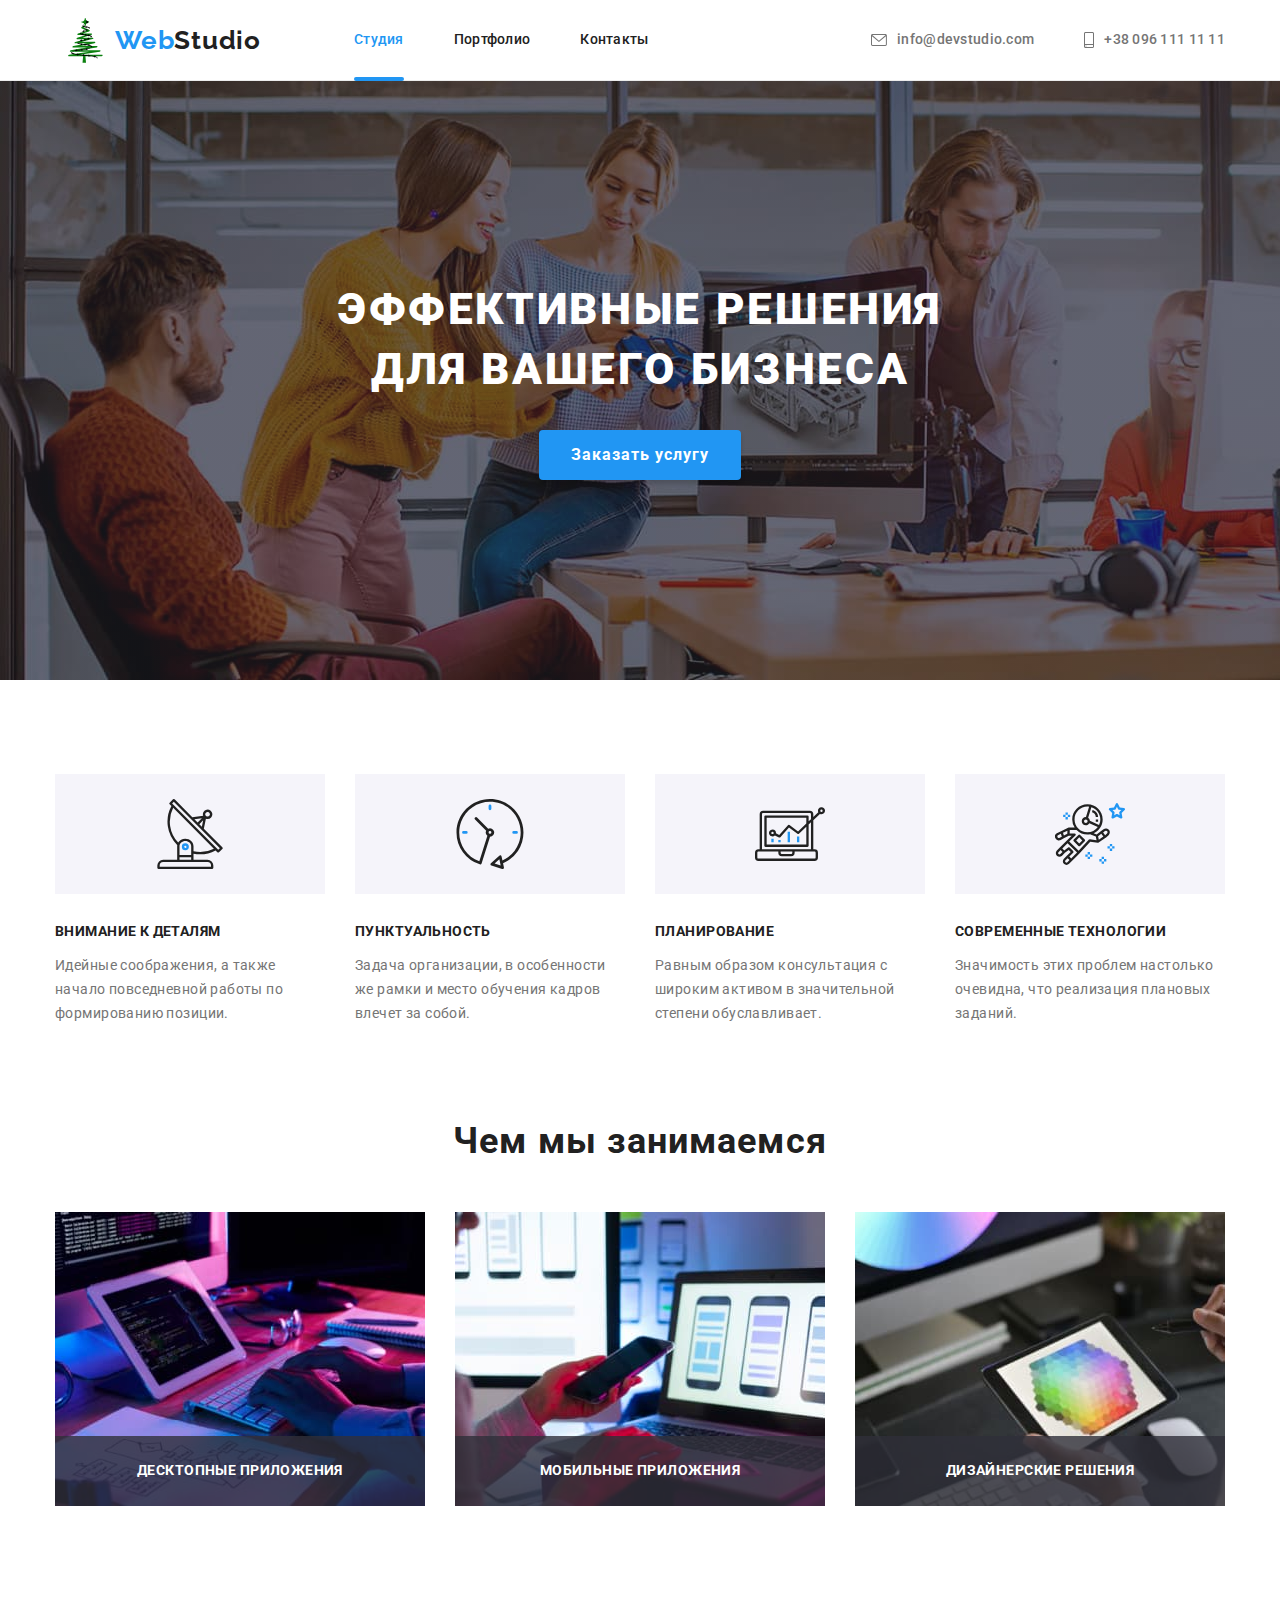
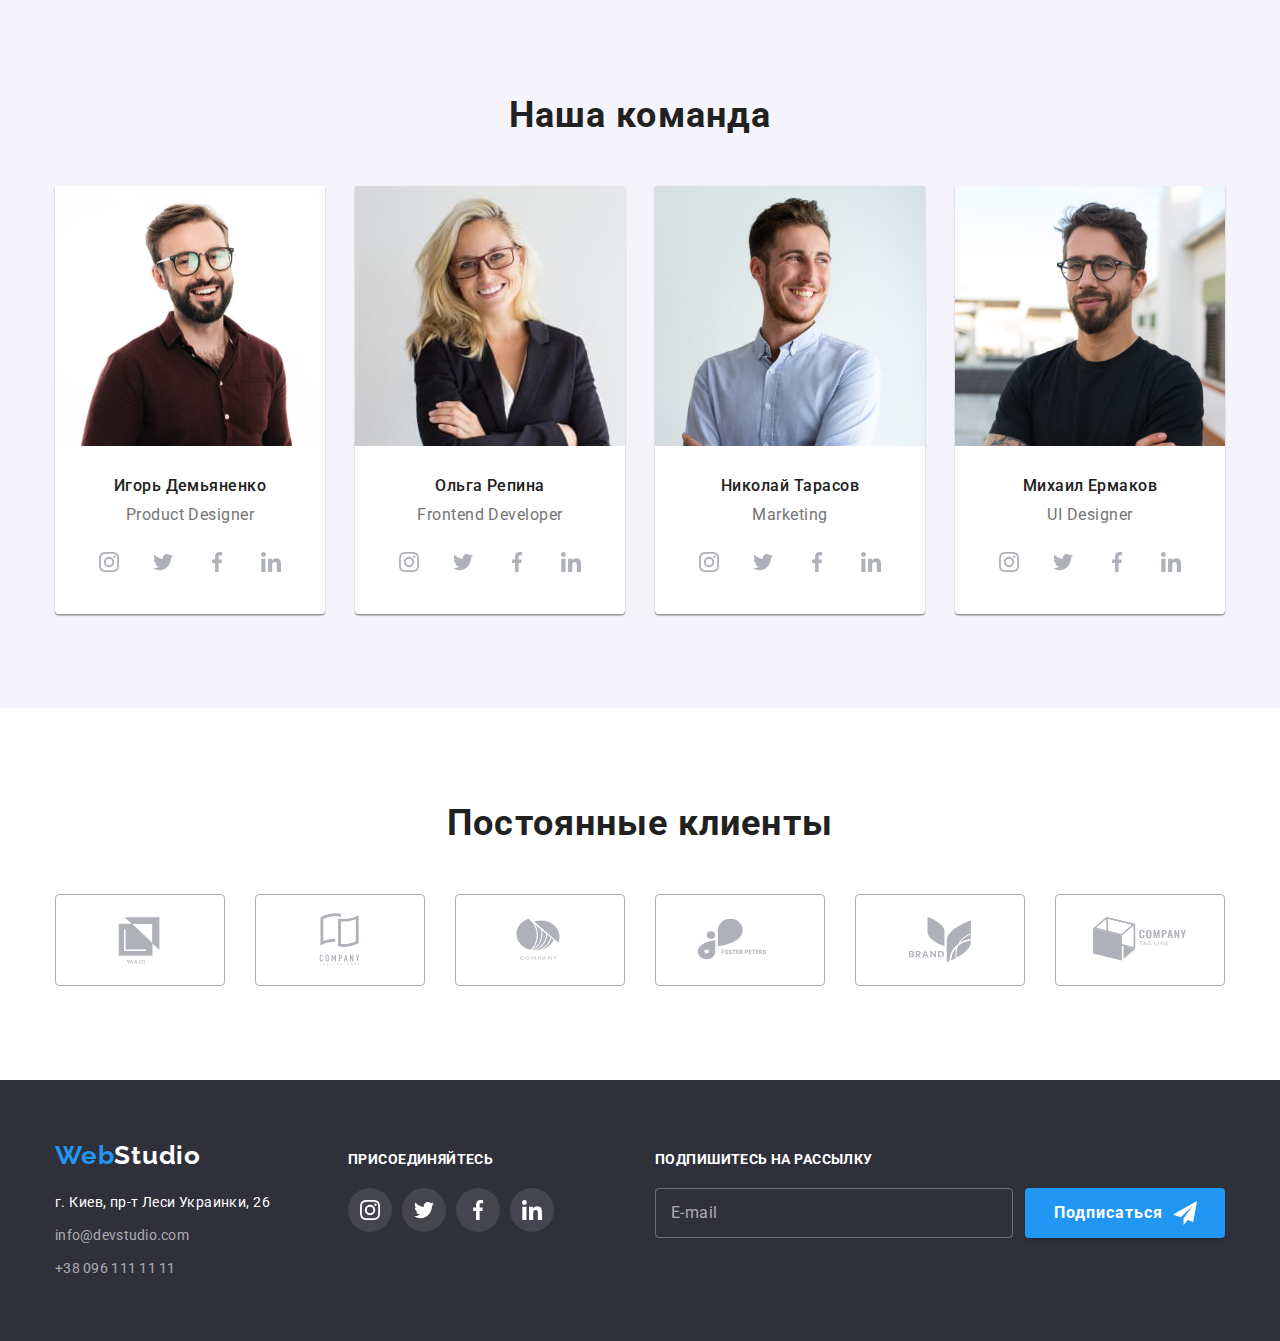
<file: index.html>
<!DOCTYPE html>
<html lang="ru">
<head>
    <meta charset="UTF-8">
    <meta http-equiv="X-UA-Compatible" content="IE=edge">
    <meta name="viewport" content="width=device-width, initial-scale=1.0">
    <title>Студия</title>
    <link rel="preconnect" href="https://fonts.googleapis.com">
    <link rel="preconnect" href="https://fonts.gstatic.com" crossorigin>
    <link href="https://fonts.googleapis.com/css2?family=Raleway:wght@700&family=Roboto:wght@400;500;700;900&display=swap"
        rel="stylesheet">
    <link rel="stylesheet" href="https://cdnjs.cloudflare.com/ajax/libs/modern-normalize/1.1.0/modern-normalize.min.css">
    <link rel="stylesheet" href="./css/style.css">
</head>
<body>
 <header class="header-section">
     <div class="container header">
     <nav class="nav-flex">
          <div class="icon-box">
         <svg width="50px" height="50px" class="icon-decoration">
             <use href="./images/icons.svg#icon-xmas-tree"></use></svg>
         <svg width="50px" height="50px" class="icon-lights">
             <use href="./images/icons.svg#icon-lights"></use>
         </svg>
        </div> 
     <a href="./index.html" class="logo"><span class="accent">Web</span>Studio</a>
     <ul class="site-nav">
         <li class="item"><a href="./index.html" class="link current">Студия</a></li>
         <li class="item"><a href="./portfolio.html" class="link">Портфолио</a></li>
         <li class="item"><a href="" class="link">Контакты</a></li>
     </ul>
     </nav>
     <ul class="contacts">
         <li class="item">
             <a href="mailto:info@devstudio.com" class="contacts-link"> 
                 <svg class="icon-mail" width="16px" height="12px" ><use href="./images/icons.svg#icon-envelope-logo"></use></svg>
                info@devstudio.com</a></li>
         <li class="item"><a href="tel:+380961111111" class="contacts-link">
            <svg class="icon-phone-number" width="10px" height="16px">
                <use href="./images/icons.svg#icon-smartphone-logo"></use>
            </svg>
            +38 096 111 11 11</a></li>
     </ul>
    </div>
 </header>
 <main>
     <section class="hero-section">
         <div class="container hero-content">
         <h1 class="hero-title">Эффективные решения <br>для вашего бизнеса</h1>
         <button type="button" class="hero-btn" data-modal-open >Заказать услугу</button>
        </div>
     </section>
     <section class="section">
         <ul class="features container">
             <li class="item">
                 <div class="features-icons-wrapper"><svg class="features-icon">
                    <use href="./images/icons.svg#antenna"></use>
                </svg></div>
              <h3 class="features-title">Внимание к деталям</h3>
              <p class="features-description">Идейные соображения, а также начало повседневной работы по формированию позиции.</p>
             </li>
             <li class="item">
                 <div class="features-icons-wrapper">
                <svg class="features-icon">
                    <use href="./images/icons.svg#clock"></use>
                </svg>
                </div>
              <h3 class="features-title">Пунктуальность</h3>
              <p class="features-description">Задача организации, в особенности же рамки и место обучения кадров влечет за собой.</p>
             </li>
             <li class="item">
                 <div class="features-icons-wrapper">
                    <svg class="features-icon">
                        <use href="./images/icons.svg#diagram"></use>
                    </svg>
                 </div>
              <h3 class="features-title">Планирование</h3>
              <p class="features-description">Равным образом консультация с широким активом в значительной степени обуславливает.</p>
             </li>
             <li class="item">
                 <div class="features-icons-wrapper">
                    <svg class="features-icon">
                        <use href="./images/icons.svg#astronaut"></use>
                    </svg>
                 </div>
              <h3 class="features-title">Современные технологии</h3>
              <p class="features-description">Значимость этих проблем настолько очевидна, что реализация плановых заданий.</p>
             </li>      
         </ul>
     </section>
     <section class="projects-section">
         <div class="container">
         <h2 class="projects-section-title">Чем мы занимаемся</h2>
         <ul class="projects-list">
             <li class="item">
               <img src="./images/img.jpg" alt="Ноутбук" width="370"> 
               <p class="projects-list-decription">Десктопные приложения</p>
             </li>
            <li class="item">
                <img src="./images/img2.jpg" alt="Смартфон" width="370">
                <p class="projects-list-decription">Мобильные приложения</p>
            </li>
            <li class="item">
                <img src="./images/img3.jpg" alt="Планшет" width="370">
                <p class="projects-list-decription">Дизайнерские решения</p>
            </li>
         </ul>
        </div>
     </section>
     <section class="section team">
         <div class="container">
         <h2 class="team-section-title">Наша команда</h2>
         <ul class="team-members">
             <li class="item">
                <img src="./images/img4.jpg" alt="Фотография Игоря Демьяненко" width="270"> 
                <div class="team-members-content">
                <h3 class="team-members-title">Игорь Демьяненко</h3>
                <p class="team-members-position">Product Designer</p>
                
                <ul class="socials">
                    <li class="point">
                     <a href="" class="link" aria-label="Instagram">
                      <svg class="socials-icon" width="20px" height="20px">
                          <use href="./images/icons.svg#instagram"></use>
                      </svg>
                      </a>
                    </li>
                    <li class="point">
                        <a href="" class="link" aria-label="Twitter">
                            <svg class="socials-icon" width="20px" height="20px">
                                <use href="./images/icons.svg#twitter"></use>
                            </svg>
                        </a>
                    </li>
                    <li class="point">
                        <a href="" class="link" aria-label="Facebook">
                            <svg class="socials-icon" width="20px" height="20px">
                                <use href="./images/icons.svg#facebook"></use>
                            </svg>
                        </a>
                    </li>
                    <li class="point">
                        <a href="" class="link" aria-label="Linkedin">
                            <svg class="socials-icon" width="20px" height="20px">
                                <use href="./images/icons.svg#linkedin"></use>
                            </svg>
                        </a>
                    </li>
                </ul>
                </div>
             </li>
            <li class="item">
                <img src="./images/img5.jpg" alt="Фотография Ольги Репиной" width="270">
                <div class="team-members-content">
                <h3 class="team-members-title">Ольга Репина</h3>
                <p class="team-members-position">Frontend Developer</p>
                <ul class="socials">
                    <li class="point">
                        <a href="" class="link" aria-label="Instagram">
                            <svg class="socials-icon" width="20px" height="20px">
                                <use href="./images/icons.svg#instagram"></use>
                            </svg>
                        </a>
                    </li>
                    <li class="point">
                        <a href="" class="link" aria-label="Twitter">
                            <svg class="socials-icon" width="20px" height="20px">
                                <use href="./images/icons.svg#twitter"></use>
                            </svg>
                        </a>
                    </li>
                    <li class="point">
                        <a href="" class="link" aria-label="Facebook">
                            <svg class="socials-icon" width="20px" height="20px">
                                <use href="./images/icons.svg#facebook"></use>
                            </svg>
                        </a>
                    </li>
                    <li class="point">
                        <a href="" class="link" aria-label="Linkedin">
                            <svg class="socials-icon" width="20px" height="20px">
                                <use href="./images/icons.svg#linkedin"></use>
                            </svg>
                        </a>
                    </li>
                </ul>
                </div>
            </li>
            <li class="item">
                <img src="./images/img6.jpg" alt="Фотография Николая Тарасова" width="270">
                <div class="team-members-content">
                <h3 class="team-members-title">Николай Тарасов</h3>
                <p class="team-members-position">Marketing</p>
                <ul class="socials">
                    <li class="point">
                        <a href="" class="link" aria-label="Instagram">
                            <svg class="socials-icon" width="20px" height="20px">
                                <use href="./images/icons.svg#instagram"></use>
                            </svg>
                        </a>
                    </li>
                    <li class="point">
                        <a href="" class="link" aria-label="Twitter">
                            <svg class="socials-icon" width="20px" height="20px">
                                <use href="./images/icons.svg#twitter"></use>
                            </svg>
                        </a>
                    </li>
                    <li class="point">
                        <a href="" class="link" aria-label="Facebook">
                            <svg class="socials-icon" width="20px" height="20px">
                                <use href="./images/icons.svg#facebook"></use>
                            </svg>
                        </a>
                    </li>
                    <li class="point">
                        <a href="" class="link" aria-label="Linkedin">
                            <svg class="socials-icon" width="20px" height="20px">
                                <use href="./images/icons.svg#linkedin"></use>
                            </svg>
                        </a>
                    </li>
                </ul>
                </div>
            </li>
            <li class="item">
                <img src="./images/img7.jpg" alt="Фотография Михаила Ермакова" width="270">
                <div class="team-members-content">
                <h3 class="team-members-title">Михаил Ермаков</h3>
                <p class="team-members-position">UI Designer</p>
                <ul class="socials">
                    <li class="point">
                        <a href="" class="link" aria-label="Instagram">
                            <svg class="socials-icon" width="20px" height="20px">
                                <use href="./images/icons.svg#instagram"></use>
                            </svg>
                        </a>
                    </li>
                    <li class="point">
                        <a href="" class="link" aria-label="Twitter">
                            <svg class="socials-icon" width="20px" height="20px">
                                <use href="./images/icons.svg#twitter"></use>
                            </svg>
                        </a>
                    </li>
                    <li class="point">
                        <a href="" class="link" aria-label="Facebook">
                            <svg class="socials-icon" width="20px" height="20px">
                                <use href="./images/icons.svg#facebook"></use>
                            </svg>
                        </a>
                    </li>
                    <li class="point">
                        <a href="" class="link" aria-label="Linkedin">
                            <svg class="socials-icon" width="20px" height="20px">
                                <use href="./images/icons.svg#linkedin"></use>
                            </svg>
                        </a>
                    </li>
                </ul>
                </div>
            </li>
         </ul>
        </div>
     </section>
     <section class="section">
         <div class="container">
        <h2 class="clients-section-title">Постоянные клиенты</h2>
            <ul class="clients-list">
                <li class="item"><a href="" class="link">
                    <svg class="clients-icon"><use href="./images/icons.svg#logo1"></use></svg>
                </a></li>
                <li class="item"><a href="" class="link">
                    <svg class="clients-icon"><use href="./images/icons.svg#logo2"></use></svg>
                </a></li>
                <li class="item"><a href="" class="link">
                    <svg class="clients-icon"><use href="./images/icons.svg#logo3"></use></svg>
                </a></li>
                <li class="item"><a href="" class="link">
                    <svg class="clients-icon"><use href="./images/icons.svg#logo4"></use></svg>
                </a></li>
                <li class="item"><a href="" class="link">
                    <svg class="clients-icon"><use href="./images/icons.svg#logo5"></use></svg>
                </a></li>
                <li class="item"><a href="" class="link">
                    <svg class="clients-icon"><use href="./images/icons.svg#logo6"></use></svg>
                </a></li>
            </ul>
        </div>
     </section>
 </main>

<footer class="footer-data">
    <div class="container footer-flex">
     <div class="footer-contacts-wrapper">
    <a href="./index.html" class="logo footer"><span class="accent footer">Web</span>Studio</a>
    <address>
        г. Киев, пр-т Леси Украинки, 26
    </address>
    <ul class="footer-contacts">
        <li><a href="mailto:info@devstudio.com" class="footer-contacts-point">info@devstudio.com</a></li>
        <li><a href="tel:+380961111111" class="footer-contacts-point">+38 096 111 11 11</a></li>
    </ul>
     </div>

    <div class="footer-socials-wrapper">
    <h2 class="footer-socials-title">присоединяйтесь</h2>
    <ul class="footer-socials">
        <li class="item"><a href="" class="link">
            <svg class="footer-socials-icon" width="20px" height="20px"><use href="./images/icons.svg#instagram"></use></svg>
        </a></li>
        <li class="item"><a href="" class="link">
            <svg class="footer-socials-icon" width="20px" height="20px"><use href="./images/icons.svg#twitter"></use></svg>
        </a></li>
        <li class="item"><a href="" class="link">
                <svg class="footer-socials-icon" width="20px" height="20px">
                    <use href="./images/icons.svg#facebook"></use>
                </svg>
            </a></li>
        <li class="item"><a href="" class="link">
            <svg class="footer-socials-icon" width="20px" height="20px"><use href="./images/icons.svg#linkedin"></use></svg>
        </a></li>
    </ul>
    </div>
    <div class="form-subscription-box">
       <b class="form-subscription-title">Подпишитесь на рассылку</b>
       <form class="form-subscription">
        <label class="form-subscription-label"><input type="email" class="form-subscription-email" name="subscription-email" placeholder="E-mail"></label>
        <button type="submit" class="form-subscription-btn">Подписаться</button>
        <svg width="24px" height="24px" class="subscription-btn-icon">
            <use href="./images/icons.svg#icon-send"></use>
        </svg>
       </form>
    </div>
    </div>
</footer>
<!-- Разметка модального окна -->
<div class="backdrop is-hidden" data-modal>
    <div class="modal">
    <button class="btn-modal-close" data-modal-close>
        <svg width="18px" height="18px">
            <use href="./images/icons.svg#icon-close-modal"></use>
        </svg>
    </button>
    <b class="modal-title">Оставьте свои данные, мы вам перезвоним</b>
    <form class="form-box">
       <div class="form-field-wrapper">
            <label class="form-input-field" for="username">Имя</label>
        <input class="form-input" id="username" name="username" type="text">
        <svg class="form-icon" width="18px" height="18px">
            <use href="./images/icons.svg#icon-person-black"></use>
        </svg>
        </div>

        <div class="form-field-wrapper">
        <label class="form-input-field" for="phone">Телефон</label>
        <input class="form-input" id="phone" name="phone" type="tel">
        <svg class="form-icon" width="18px" height="18px">
            <use href="./images/icons.svg#icon-phone-black"></use>
        </svg>
        </div>

        <div class="form-field-wrapper">
        <label class="form-input-field" for="email">Почта</label>
        <input class="form-input" id="email" name="email" type="email">
        <svg class="form-icon" width="18px" height="18px">
            <use href="./images/icons.svg#icon-email-black"></use>
        </svg>
        </div>

        <div class="form-comment-wrapper">
        <label class="form-input-field" for="comment">Комментарий</label>
        <textarea class="form-comment" id="comment" placeholder="Введите текст" name="comment"></textarea>
        </div>

        <div class="form-checkbox-wrapper">
          <label class="form-checkbox-text" for="confirmation-checkbox">Соглашаюсь с рассылкой и принимаю <a href=""
          class="terms-link">Условия договора</a></label>
        <input type="checkbox" class="confirmation-checkbox" id="confirmation-checkbox" name="confirmation-checkbox">
        
        <svg class="form-check-mark" width="16px" height="15px">
            <use href="./images/icons.svg#icon-check"></use>
        </svg>
        <svg width="16px" height="15px" class="check-mark-wrapper">
            <use href="./images/icons.svg#icon-vector"></use>
        </svg>
        </div>
        
        <button type="submit" class="modal-confirmation-btn">Отправить</button>
    </form>
    </div>
</div>
<script src="./js/modal.js"></script>
</body>
</html>
</file>
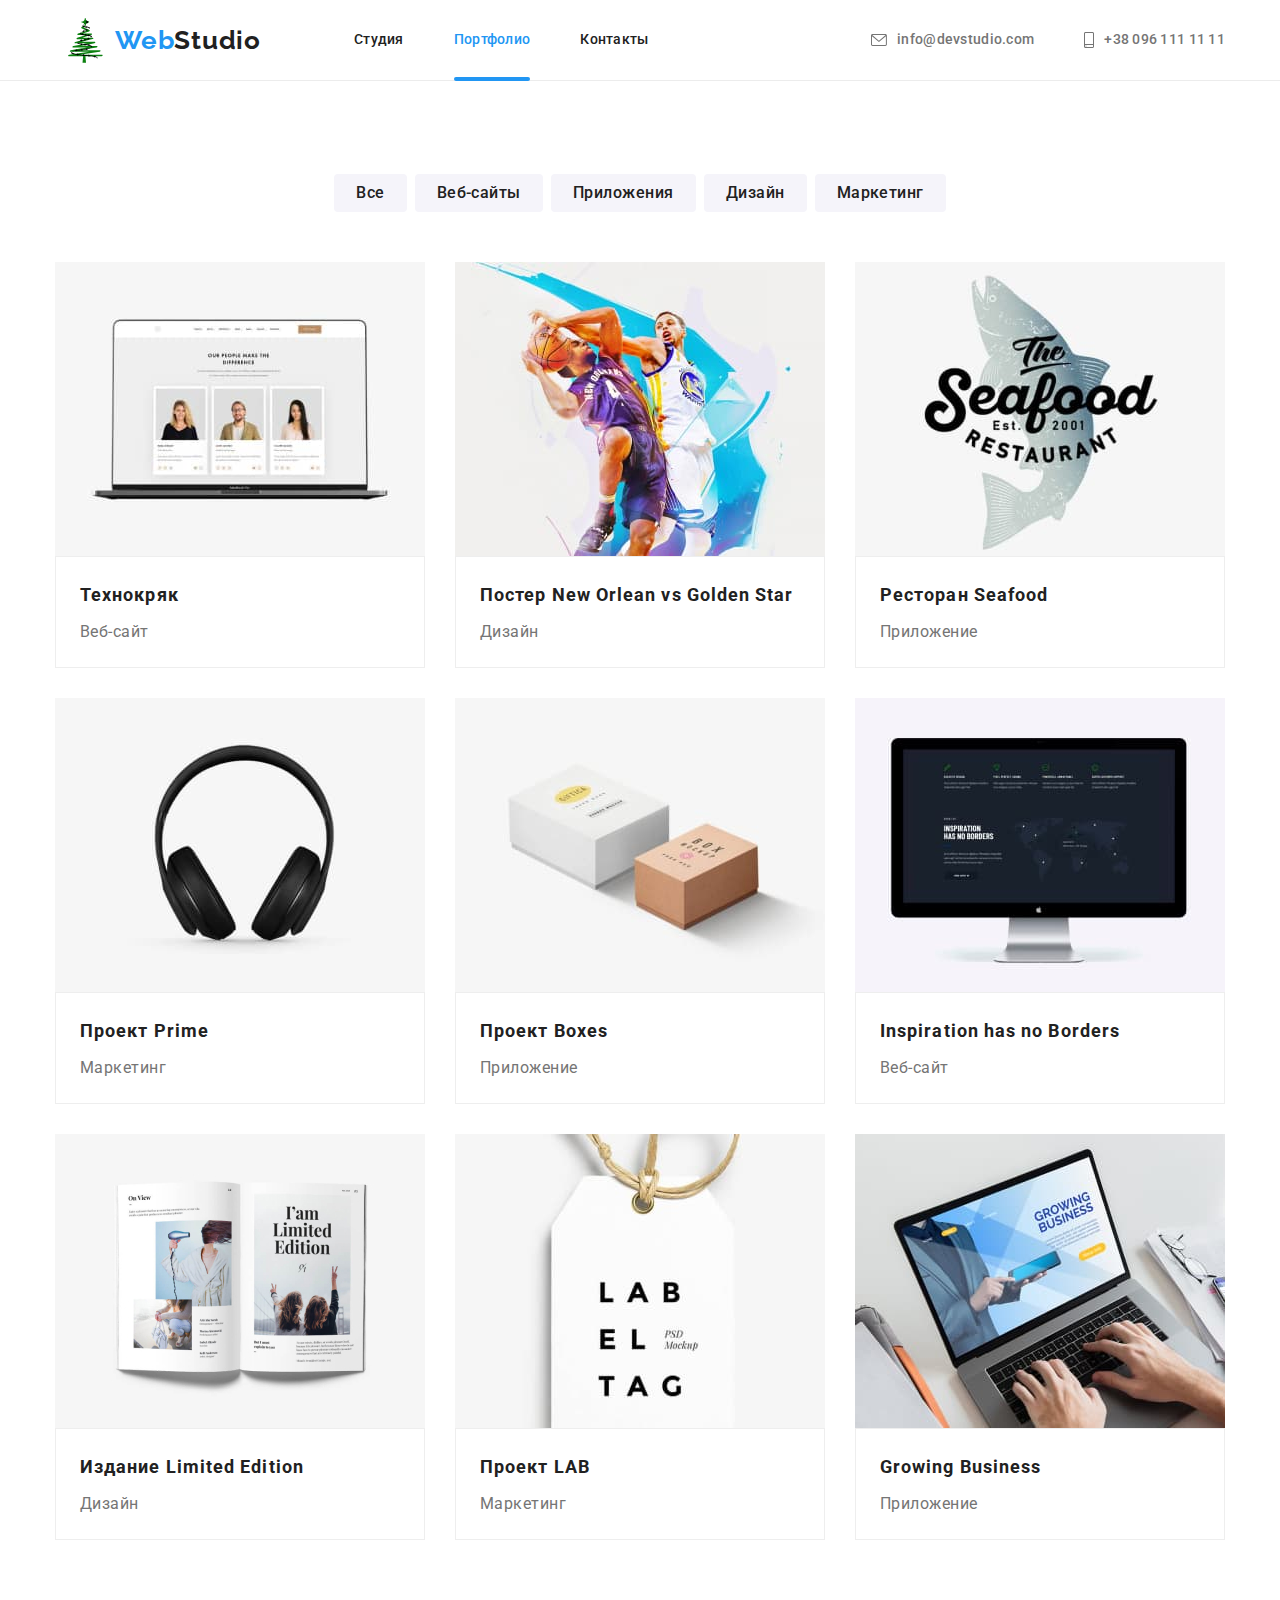
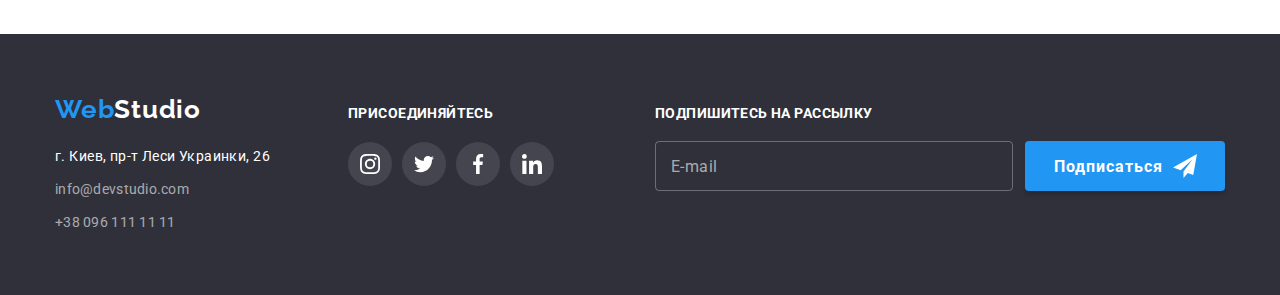
<file: portfolio.html>
<!DOCTYPE html>
<html lang="ru">
 <head>
    <meta charset="UTF-8">
    <meta http-equiv="X-UA-Compatible" content="IE=edge">
    <meta name="viewport" content="width=device-width, initial-scale=1.0">
    <title>Портфолио</title>
    <link rel="preconnect" href="https://fonts.googleapis.com">
    <link rel="preconnect" href="https://fonts.gstatic.com" crossorigin>
    <link href="https://fonts.googleapis.com/css2?family=Raleway:wght@700&family=Roboto:wght@400;500;700;900&display=swap"
        rel="stylesheet">
    <link rel="stylesheet" href="https://cdnjs.cloudflare.com/ajax/libs/modern-normalize/1.1.0/modern-normalize.min.css">
    <link rel="stylesheet" href="./css/style.css">
 </head>
 <body>
<header class="header-section">
    <div class="container header">
        <nav class="nav-flex">
            <div class="icon-box">
                <svg width="50px" height="50px" class="icon-decoration">
                    <use href="./images/icons.svg#icon-xmas-tree"></use>
                </svg>
                <svg width="50px" height="50px" class="icon-lights">
                    <use href="./images/icons.svg#icon-lights"></use>
                </svg>
            </div> 
            <a href="./index.html" class="logo"><span class="accent">Web</span>Studio</a>
            <ul class="site-nav">
                <li class="item"><a href="./index.html" class="link ">Студия</a></li>
                <li class="item"><a href="./portfolio.html" class="link current">Портфолио</a></li>
                <li class="item"><a href="" class="link">Контакты</a></li>
            </ul>
        </nav>
        <ul class="contacts">
            <li class="item">
                <a href="mailto:info@devstudio.com" class="contacts-link">
                    <svg class="icon-mail" width="16px" height="12px">
                        <use href="./images/icons.svg#icon-envelope-logo"></use>
                    </svg>
                    info@devstudio.com</a>
            </li>
            <li class="item"><a href="tel:+380961111111" class="contacts-link">
                    <svg class="icon-phone-number" width="10px" height="16px">
                        <use href="./images/icons.svg#icon-smartphone-logo"></use>
                    </svg>
                    +38 096 111 11 11</a></li>
        </ul>
    </div>
</header>
    <main>
     <section class="portfolio-section">
      <div class="container">
        <h1 class="portfolio-title" hidden>Портфолио</h1>
            <ul class="filter-list">
                <li class="item"><button type="button" class="btn">Все</button></li>
                <li class="item"><button type="button" class="btn">Веб-сайты</button></li>
                <li class="item"><button type="button" class="btn">Приложения</button></li>
                <li class="item"><button type="button" class="btn">Дизайн</button></li>
                <li class="item"><button type="button" class="btn">Маркетинг</button></li>
            </ul>   
                <ul class="portfolio-list">
                <li class="item">
                    <a href="" class="portfolio-list-link">
                        <div class="portfolio-thumb"><img src="./images/portfolio1.jpg" alt="Вид сайта технокряк" class="img" >
                        <div class="card-text-overlay"><p class="card-text">Технокряк это современная площадка распространения коронавируса. Компании используют эту платформу
                        для цифрового
                        шпионажа.
                         </p></div></div>
                        <div class="portfolio-list-content">
                        <h2 class="portfolio-list-title">Технокряк</h2>
                        <p class="portfolio-list-type">Веб-сайт</p>
                        </div>
                    </a>
                </li>
                <li class="item">
                    <a href="" class="portfolio-list-link">
                        <div class="portfolio-thumb"><img src="./images/portfolio2.jpg" alt="Два игрока в баскетбол" class="img" >
                        <div class="card-text-overlay"><p class="card-text">Технокряк это современная площадка распространения коронавируса. Компании используют эту платформу
                            для цифрового
                            шпионажа и атак на защищённые сервера конкурентов.</p></div></div>
                        <div class="portfolio-list-content">
                        <h2 class="portfolio-list-title">Постер New Orlean vs Golden Star</h2   >
                        <p class="portfolio-list-type">Дизайн</p>
                        </div>
                    </a>
                </li>
                <li class="item">
                    <a href="" class="portfolio-list-link">
                        <div class="portfolio-thumb"><img src="./images/portfolio3.jpg" alt="Эмблема ресторана" class="img">
                        <div class="card-text-overlay"><p class="card-text">Технокряк это современная площадка распространения коронавируса. Компании используют эту платформу
                            для цифрового
                            шпионажа и атак на защищённые сервера конкурентов.</p></div></div>
                        <div class="portfolio-list-content">
                        <h2 class="portfolio-list-title">Ресторан Seafood</h2   >
                        <p class="portfolio-list-type">Приложение</p>
                        </div>
                    </a>
                </li>
                <li class="item">
                    <a href="" class="portfolio-list-link">
                        <div class="portfolio-thumb"><img src="./images/portfolio4.jpg" alt="Фотография наушников" class="img">
                        <div class="card-text-overlay"><p class="card-text">Технокряк это современная площадка распространения коронавируса. Компании используют эту платформу
                            для цифрового
                            шпионажа и атак на защищённые сервера конкурентов.</p></div></div>
                        <div class="portfolio-list-content">
                        <h2 class="portfolio-list-title">Проект Prime</h2   >
                        <p class="portfolio-list-type">Маркетинг</p>
                        </div>
                    </a>
                </li>
                <li class="item">
                    <a href="" class="portfolio-list-link">
                        <div class="portfolio-thumb"><img src="./images/portfolio5.jpg" alt="Две коробочки" class="img" >
                        <div class="card-text-overlay"><p class="card-text">Технокряк это современная площадка распространения коронавируса. Компании используют эту платформу
                            для цифрового
                            шпионажа и атак на защищённые сервера конкурентов.</p></div></div>
                        <div class="portfolio-list-content">
                        <h2 class="portfolio-list-title">Проект Boxes</h2>
                        <p class="portfolio-list-type">Приложение</p>
                        </div>
                    </a>
                </li>
                <li class="item">
                    <a href="" class="portfolio-list-link">
                        <div class="portfolio-thumb"><img src="./images/portfolio6.jpg" alt="Фотография веб-сайта" class="img">
                        <div class="card-text-overlay"><p class="card-text">Технокряк это современная площадка распространения коронавируса. Компании используют эту платформу
                            для цифрового
                            шпионажа и атак на защищённые сервера конкурентов.</p></div></div>
                        <div class="portfolio-list-content">
                        <h2 class="portfolio-list-title">Inspiration has no Borders</h2>
                        <p class="portfolio-list-type">Веб-сайт</p>
                        </div>
                    </a>
                </li>
                <li class="item">
                    <a href="" class="portfolio-list-link">
                        <div class="portfolio-thumb"><img src="./images/portfoilo7.jpg" alt="Раскрытая книга" class="img">
                        <div class="card-text-overlay"><p class="card-text">Технокряк это современная площадка распространения коронавируса. Компании используют эту платформу
                        для цифрового
                        шпионажа и атак на защищённые сервера конкурентов.</p></div></div>
                        <div class="portfolio-list-content">
                        <h2 class="portfolio-list-title">Издание Limited Edition</h2>
                        <p class="portfolio-list-type">Дизайн</p>
                        </div>
                    </a>
                </li>
                <li class="item">
                    <a href="" class="portfolio-list-link">
                        <div class="portfolio-thumb"><img src="./images/portfolio8.jpg" alt="Эмблема проекта" class="img">
                        <div class="card-text-overlay"><p class="card-text">Технокряк это современная площадка распространения коронавируса. Компании используют эту платформу
                            для цифрового
                            шпионажа и атак на защищённые сервера конкурентов.</p></div></div>
                        <div class="portfolio-list-content">
                        <h2 class="portfolio-list-title">Проект LAB</h2>
                        <p class="portfolio-list-type">Маркетинг</p>
                        </div>
                    </a>
                </li>
                <li class="item">
                    <a href="" class="portfolio-list-link">
                        <div class="portfolio-thumb"><img src="./images/portfolio9.jpg" alt="Изображение ноутбука" class="img">
                        <div class="card-text-overlay"><p class="card-text">Технокряк это современная площадка распространения коронавируса. Компании используют эту платформу
                            для цифрового
                            шпионажа и атак на защищённые сервера конкурентов.</p></div>
                            </div>
                        <div class="portfolio-list-content">
                        <h2 class="portfolio-list-title">Growing Business</h2>
                        <p class="portfolio-list-type">Приложение</p>
                        </div>
                    </a>
                </li>
                </ul>
      </div>
     </section>
    </main>
    <footer class="footer-data">
        <div class="container footer-flex">
            <div class="footer-contacts-wrapper">
                <a href="./index.html" class="logo footer"><span class="accent footer">Web</span>Studio</a>
                <address>
                    г. Киев, пр-т Леси Украинки, 26
                </address>
                <ul class="footer-contacts">
                    <li><a href="mailto:info@devstudio.com" class="footer-contacts-point">info@devstudio.com</a></li>
                    <li><a href="tel:+380961111111" class="footer-contacts-point">+38 096 111 11 11</a></li>
                </ul>
            </div>
    
            <div class="footer-socials-wrapper">
                <h2 class="footer-socials-title">присоединяйтесь</h2>
                <ul class="footer-socials">
                    <li class="item"><a href="" class="link">
                            <svg class="footer-socials-icon" width="20px" height="20px">
                                <use href="./images/icons.svg#instagram"></use>
                            </svg>
                        </a></li>
                    <li class="item"><a href="" class="link">
                            <svg class="footer-socials-icon" width="20px" height="20px">
                                <use href="./images/icons.svg#twitter"></use>
                            </svg>
                        </a></li>
                    <li class="item"><a href="" class="link">
                            <svg class="footer-socials-icon" width="20px" height="20px">
                                <use href="./images/icons.svg#facebook"></use>
                            </svg>
                        </a></li>
                    <li class="item"><a href="" class="link">
                            <svg class="footer-socials-icon" width="20px" height="20px">
                                <use href="./images/icons.svg#linkedin"></use>
                            </svg>
                        </a></li>
                </ul>
            </div>
            <div class="form-subscription-box">
                <b class="form-subscription-title">Подпишитесь на рассылку</b>
                <form class="form-subscription">
                    <label class="form-subscription-label"><input type="email" class="form-subscription-email"
                            name="subscription-email" placeholder="E-mail"></label>
                    <button type="submit" class="form-subscription-btn">Подписаться</button>
                    <svg width="24px" height="24px" class="subscription-btn-icon">
                        <use href="./images/icons.svg#icon-send"></use>
                    </svg>
                </form>
            </div>
        </div>
    </footer>
    <script src="./js/modal.js"></script>
 </body>
</html>
</file>
<file: css/style.css>
/*цвет заголовков rgba(33, 33, 33, 1)*/
/*цвет текста основного контента rgba(117, 117, 117, 1)*/
/*акцент rgba(33, 150, 243, 1)*/
/*белый rgba(255, 255, 255, 1)*/
/*цвет фона в футере rgba(47, 48, 58, 1)*/

:root {
  --primary-text-color: rgba(117, 117, 117, 1);
  --title-text-color: rgba(33, 33, 33, 1);
  --accent-color: rgba(33, 150, 243, 1);
  --white: rgba(255, 255, 255, 1);
  --background-color: rgba(245, 244, 250, 1);
  --footer-bg-color: rgba(47, 48, 58, 1);
  --hover-btn-color: rgba(24, 140, 232, 1);
  --portfolio-card-margin: 30px;
  --fotter-contacts-color: rgba(255, 255, 255, 0.6);
  --hero-background-shadow: rgba(47, 48, 58, 0, 4);
  --icons-primary-color: rgba(175, 177, 184, 1);
  --transition-cubic: cubic-bezier(0.4, 0, 0.2, 1);
}
body {
  font-family: "Roboto", sans-serif;
  color: var(--primary-text-color);
  padding-top: 80px;
}
li {
  list-style: none;
}

ul {
  padding: 0;
}
h1,
h2,
h3 {
  margin-top: 0;
}
p {
  margin-bottom: 0;
}
img {
  display: block;
}
/* ПАДДИНГИ В СЕКЦИЯХ */
.section {
  padding: 94px 0;
}
main > .projects-section {
  padding: 0 0 94px 0;
}
/* Контейнер */
.container {
  width: 1200px;
  margin: 0 auto;
  padding-left: 15px;
  padding-right: 15px;
}
/*Лого*/
a > .accent {
  color: var(--accent-color);
}
.logo {
  margin-right: 93px;

  color: var(--title-text-color);
  font-family: "Raleway", sans-serif;
  font-weight: 700;
  font-size: 26px;
  line-height: 1.19;
  letter-spacing: 0.03em;
  text-decoration: none;
}
/*Навигация + контакты*/
.site-nav {
  display: flex;
  margin-bottom: 0;
  margin-top: 0;
}
.contacts {
  display: flex;
  margin-left: auto;
  margin-bottom: 0;
  margin-top: 0;
}
.nav-flex {
  display: flex;
  align-items: center;
}
.header {
  display: flex;
  align-items: center;
}
.site-nav .item:not(:last-child),
.contacts .item:not(:last-child) {
  margin-right: 50px;
}
.site-nav .item {
  position: relative;
}
.site-nav .link {
  padding: 32px 0;
  display: block;

  color: var(--title-text-color);
  font-weight: 500;
  font-size: 14px;
  line-height: 1.14;
  letter-spacing: 0.02em;
  text-decoration: none;
  list-style: none;
  transition: color 250ms var(--transition-cubic);
}
.contacts-link {
  display: flex;
  align-items: center;
  padding: 32px 0;

  color: inherit;
  font-weight: 500;
  font-size: 14px;
  line-height: 1.14;
  letter-spacing: 0.02em;
  text-decoration: none;
  list-style: none;

  transition: color 250ms var(--transition-cubic);
}
.icon-mail,
.icon-phone-number {
  margin-right: 10px;
  fill: currentColor;
}
.site-nav .link.current,
.site-nav .link:hover,
.site-nav .link:focus,
.contacts-link:hover,
.contacts-link:focus,
.footer-contacts-point:hover,
.footer-contacts-point:focus {
  color: var(--accent-color);
}
.header-section {
  position: fixed;
  top: 0;
  left: 0;
  right: 0;
  z-index: 3;

  margin-left: auto;
  margin-right: auto;

  background-color: var(--white);
  border-bottom-width: 1px;
  border-bottom-style: solid;
  border-bottom-color: rgba(236, 236, 236, 1);
}
.current::after {
  content: "";

  position: absolute;
  bottom: -1px;

  display: block;
  width: 100%;
  height: 4px;

  background-color: var(--accent-color);
  border-radius: 2px;
}
.icon-box {
  position: relative;
  width: 60px;
  height: 60px;
}
.icon-decoration {
  position: absolute;
  top: 50%;
  left: 50%;
  transform: translate(-50%, -50%);
  fill: rgb(12, 129, 16);
}
.icon-lights {
  position: absolute;
  top: 50%;
  left: 50%;
  transform: translate(-50%, -50%) scale(0.9);

  animation-name: fillChg;
  animation-duration: 1500ms;
  animation-iteration-count: infinite;
  animation-direction: alternate;
  animation-timing-function: linear;
}

/*Герой*/
.hero-content {
  text-align: center;
}
.hero-title {
  margin-top: 0;
  margin-bottom: 30px;

  color: var(--white);
  font-weight: 900;
  font-size: 44px;
  line-height: 1.36;
  text-align: center;
  letter-spacing: 0.06em;
  text-transform: uppercase;
}
.hero-btn {
  padding: 10px 32px;
  display: inline-block;

  background-color: var(--accent-color);
  box-shadow: 0px 4px 4px rgba(0, 0, 0, 0.15);
  border-radius: 4px;
  border: 0;

  color: var(--white);
  font-weight: 700;
  font-size: 16px;
  line-height: 1.88;
  letter-spacing: 0.06em;
  text-align: center;

  cursor: pointer;
  transition: background-color 250ms var(--transition-cubic);
}
.hero-btn:hover,
.hero-btn:focus {
  background-color: var(--hover-btn-color);
}
.hero-section {
  max-width: 1600px;
  height: 600px;
  margin-left: auto;
  margin-right: auto;
  padding-top: 200px;
  padding-bottom: 200px;

  background-color: var(--footer-bg-color);
  background-image: linear-gradient(
      rgba(47, 48, 58, 0.4) 100%,
      rgba(47, 48, 58, 1)
    ),
    url(../images/background.jpg);
}
/*Особенности*/
.features-icons-wrapper {
  width: 270px;
  height: 120px;
  margin-bottom: 30px;

  display: flex;
  justify-content: center;
  align-items: center;

  background-color: var(--background-color);
}
.features-icon {
  max-width: 70px;
  max-height: 70px;
}
.features.container {
  display: flex;
}
.features.container > .item {
  flex-basis: calc(100% / 4 - 30px);
  flex-grow: 1;
}
.features.container > .item:not(:last-child) {
  margin-right: 30px;
}
.features-title {
  color: var(--title-text-color);
  font-weight: 700;
  font-size: 14px;
  line-height: 1.14;
  letter-spacing: 0.03em;
  text-transform: uppercase;
}
.features-description {
  font-size: 14px;
  line-height: 1.71;
  letter-spacing: 0.03em;
}
/* Заголовки секций */
.projects-section-title,
.team-section-title,
.clients-section-title {
  margin-bottom: 50px;

  color: var(--title-text-color);
  font-weight: 700;
  font-size: 36px;
  line-height: 1.17;
  text-align: center;
  letter-spacing: 0.03em;
}
/*Чем мы занимаемся*/
.projects-list {
  display: flex;
  justify-content: space-between;
  margin: 0;
}
.projects-list .item {
  position: relative;
}
.projects-list-decription {
  position: absolute;
  bottom: 0;

  width: 370px;
  height: 70px;
  display: flex;
  align-items: center;
  justify-content: center;

  margin: 0;

  background-color: rgba(47, 48, 58, 0.8);

  font-weight: 700;
  font-size: 14px;
  line-height: 1.14;
  letter-spacing: 0.03em;
  text-transform: uppercase;

  color: var(--white);
}
/* Наша команда */
.team-members {
  display: flex;
  justify-content: space-between;
  margin: 0;
}
.team-members > .item {
  background: var(--white);
  box-shadow: 0px 1px 3px rgba(0, 0, 0, 0.12), 0px 1px 1px rgba(0, 0, 0, 0.14),
    0px 2px 1px rgba(0, 0, 0, 0.2);
  border-radius: 0px 0px 4px 4px;

  text-align: center;
}
.team-members-content {
  padding-top: 30px;
  padding-bottom: 30px;
}
.team-members-title {
  margin-bottom: 10px;

  font-weight: 500;
  font-size: 16px;
  line-height: 1.19;
  letter-spacing: 0.03em;
  color: var(--title-text-color);
}
.team-members-position {
  margin-top: 0px;
  margin-bottom: 16px;
  font-size: 16px;
  line-height: 1.19;
  letter-spacing: 0.03em;
}
.team.section {
  background-color: var(--background-color);
}
/* Наша команда + футер - иконки соцсетей */
.footer-socials,
.socials {
  margin-left: auto;
  margin-right: auto;

  display: flex;
  justify-content: center;
}
.footer-socials > .item:not(:last-child),
.socials > .point:not(:last-child) {
  margin-right: 10px;
}
.footer-socials .link,
.socials .link {
  padding: 12px;

  display: flex;
  align-items: center;

  border-radius: 50%;

  transition: background-color 250ms var(--transition-cubic);
}
.socials-icon {
  fill: var(--icons-primary-color);
  transition: fill 250ms var(--transition-cubic);
}
.socials .link:hover .socials-icon,
.socials .link:focus .socials-icon {
  fill: var(--white);
}
.footer-socials .link:hover,
.socials .link:hover,
.footer-socials .link:focus,
.socials .link:focus {
  background-color: var(--accent-color);
}
/* Секция наши клиенты */
.clients-list {
  margin: 0;
  padding: 0;

  display: flex;
  justify-content: space-between;
}
.clients-icon {
  max-width: 106px;
  max-height: 60px;

  fill: var(--icons-primary-color);
  transition: fill var(--transition-cubic) 250ms;
}
.clients-list .link:hover .clients-icon,
.clients-list .link:focus .clients-icon {
  fill: var(--accent-color);
}
.clients-list .item {
  width: 170px;
  height: 92px;
}
.clients-list .link {
  display: flex;
  width: inherit;
  height: inherit;

  justify-content: center;
  align-items: center;
  border: 1px solid var(--icons-primary-color);
  border-radius: 4px;

  transition: border var(--transition-cubic) 250ms;
}
.clients-list .link:hover,
.clients-list .link:focus {
  border: 1px solid var(--accent-color);
}

/* Фильтры в Портфолио */
.portfolio-section {
  padding-top: 94px;
  padding-bottom: 94px;
}
.portfolio-title {
  margin: 0px;
}
.filter-list {
  display: flex;
  justify-content: center;

  margin: 0;
  margin-bottom: 50px;
}
.filter-list .btn {
  padding: 6px 22px;
  background-color: var(--background-color);
  border-radius: 4px;
  border: 0;

  color: var(--title-text-color);
  font-family: "Roboto", sans-serif;
  font-weight: 500;
  font-size: 16px;
  line-height: 1.62;
  letter-spacing: 0.03em;

  cursor: pointer;
  transition: background-color 250ms var(--transition-cubic),
    color 250ms var(--transition-cubic),
    box-shadow 250ms var(--transition-cubic);
}
.filter-list > .item:not(:last-child) {
  margin-right: 8px;
}
.filter-list .btn:hover,
.filter-list .btn:focus {
  background-color: var(--accent-color);
  color: var(--white);
  box-shadow: 0px 3px 1px rgba(0, 0, 0, 0.1), 0px 1px 2px rgba(0, 0, 0, 0.08),
    0px 2px 2px rgba(0, 0, 0, 0.12);
}
/* Портфолио работы */
.portfolio-list {
  display: flex;
  flex-wrap: wrap;

  margin-left: calc(-1 * var(--portfolio-card-margin));
  margin-top: calc(-1 * var(--portfolio-card-margin));
  margin-bottom: 0;
}
.portfolio-list > .item {
  flex-basis: calc(100% / 3 - var(--portfolio-card-margin));
  margin-top: var(--portfolio-card-margin);
  margin-left: var(--portfolio-card-margin);
}
.portfolio-list-link {
  text-decoration: none;
  transition: box-shadow var(--transition-cubic) 250ms;
}
.portfolio-list-link:hover,
.portfolio-list-link:focus {
  display: block;
  width: 100%;
  height: 100%;
  box-shadow: 1px 4px 6px rgba(0, 0, 0, 0.16), 0 4px 4px rgba(0, 0, 0, 0.06),
    0 1px 1px rgba(0, 0, 0, 0.12);
}
.img {
  max-width: 100%;
}
.portfolio-list-title {
  margin-bottom: 4px;
  color: var(--title-text-color);
  font-weight: 700;
  font-size: 18px;
  line-height: 2;
  letter-spacing: 0.06em;
}
.portfolio-list-type {
  margin-top: 0;

  color: var(--primary-text-color);
  font-size: 16px;
  line-height: 1.88;
  letter-spacing: 0.03em;
}
.portfolio-list-content {
  padding: 20px 24px;
  border: 1px solid rgba(238, 238, 238, 1);
}
.portfolio-thumb {
  position: relative;
  overflow: hidden;
}
.card-text-overlay {
  position: absolute;
  bottom: 0;

  transform: translateY(101%);

  width: 100%;
  height: 100%;
  background-color: rgba(33, 150, 243, 0.9);

  transition: transform var(--transition-cubic) 250ms;
}
.portfolio-list-link:hover .card-text-overlay,
.portfolio-list-link:focus .card-text-overlay {
  position: absolute;

  transform: translateY(0);
  top: 0;
  z-index: 1;
}
.card-text {
  position: absolute;
  top: 0;

  padding: 63px 24px;

  margin: 0;
  width: 100%;
  height: 100%;

  font-size: 18px;
  line-height: 1.56;
  letter-spacing: 0.03em;
  color: var(--white);
}

/* ФУТЕР */
.logo.footer {
  color: var(--white);
  margin-right: 0px;
}
.accent.footer {
  color: var(--accent-color);
}
footer {
  background-color: var(--footer-bg-color);
}
address {
  margin-top: 20px;

  color: var(--white);
  font-style: normal;
  font-size: 14px;
  line-height: 1.71;
  letter-spacing: 0.03em;
}
.footer-contacts {
  margin: 0;
}
.footer-contacts-point {
  display: block;
  margin-top: 9px;

  font-weight: 400;
  font-size: 14px;
  line-height: 1.71;
  letter-spacing: 0.02em;
  text-decoration: none;
  list-style: none;
  color: var(--fotter-contacts-color);

  transition: color 250ms var(--transition-cubic);
}
.footer-data {
  padding-top: 60px;
  padding-bottom: 60px;
}
/* Иконки соц сетей в футере */
.footer-socials-title {
  margin-bottom: 20px;

  font-weight: 700;
  font-size: 14px;
  line-height: 1.14;
  letter-spacing: 0.03em;
  text-transform: uppercase;
  color: var(--white);
}

.footer-socials {
  margin: 0;
}
.footer-socials-icon {
  fill: var(--white);
}
.footer-socials .link {
  background-color: rgba(255, 255, 255, 0.1);
}
.footer-flex {
  display: flex;
  align-items: baseline;
  justify-content: space-between;
}
.footer-contacts-wrapper {
  margin-right: 70px;
}
.form-subscription-box {
  margin-left: 93px;
}
.form-subscription {
  position: relative;
  display: flex;
}
.form-subscription-title {
  display: block;
  margin-bottom: 20px;

  font-weight: 700;
  font-size: 14px;
  line-height: 1.1;
  letter-spacing: 0.03em;
  text-transform: uppercase;
  color: var(--white);
}
.form-subscription-label {
  display: block;
  width: 358px;
  height: 50px;
  margin-right: 12px;
}
.form-subscription-email {
  display: block;
  width: inherit;
  height: inherit;
  padding: 15px;

  border: 1px solid rgba(255, 255, 255, 0.3);
  border-radius: 4px;
  background-color: transparent;
}
.form-subscription-email::placeholder {
  font-size: 16px;
  line-height: 1.25;
  letter-spacing: 0.03em;
  color: rgba(255, 255, 255, 0.6);
}
.form-subscription-btn {
  display: block;
  width: 200px;
  height: 50px;
  padding: 10px 29px;

  background: var(--accent-color);
  box-shadow: 0px 4px 4px rgba(0, 0, 0, 0.15);
  border-radius: 4px;
  border: 0;

  font-weight: 700;
  font-size: 16px;
  line-height: 1.87;
  letter-spacing: 0.06em;
  color: var(--white);
  text-align: left;
  cursor: pointer;
}
.subscription-btn-icon {
  position: absolute;
  right: 28px;
  top: 13px;
}
/* Оформление модального окна */
.backdrop {
  position: fixed;
  top: 0;
  left: 0;

  width: 100%;
  height: 100%;
  z-index: 4;

  background-color: rgba(0, 0, 0, 0.2);

  transition: opacity 250ms var(--transition-cubic);
}
.backdrop.is-hidden {
  opacity: 0;
  pointer-events: none;
}
.modal {
  position: absolute;
  top: 50%;
  left: 50%;
  z-index: 5;

  transform: translate(-50%, -50%) scale(1);

  width: 528px;
  height: 581px;
  padding: 40px;

  background-color: var(--white);
  border-radius: 4px;
  box-shadow: 0px 1px 3px rgba(0, 0, 0, 0.12), 0px 1px 1px rgba(0, 0, 0, 0.14),
    0px 2px 1px rgba(0, 0, 0, 0.2);
  border-radius: 4px;

  transition: transform 250ms var(--transition-cubic);
}
.backdrop.is-hidden .modal {
  transform: scale(3);
}
.modal-title {
  display: block;
  margin-bottom: 12px;

  font-size: 20px;
  line-height: 1.1;
  text-align: center;
  letter-spacing: 0.03em;
  color: rgb(33, 33, 33);
}
.form-input-field,
.form-input {
  width: 100%;
}
.form-input-field {
  display: block;

  font-size: 12px;
  line-height: 1.1;
  letter-spacing: 0.01em;
  margin-bottom: 4px;
}
.form-input {
  display: block;
  padding: 12px 12px 12px 42px;
  height: 40px;
  border-radius: 4px;
  border: 1px solid rgba(33, 33, 33, 0.2);

  transition: border 250ms var(--transition-cubic);
}
.form-comment {
  display: block;
  width: 100%;
  min-height: 120px;
  padding: 12px 16px;
  resize: none;

  border-radius: 4px;
  border: 1px solid rgba(63, 32, 32, 0.2);

  transition: border 250ms var(--transition-cubic);
}
.form-comment::placeholder {
  font-size: 14px;
  line-height: 1.1;
  letter-spacing: 0.01em;
  color: rgba(117, 117, 117, 0.5);
}
.form-field-wrapper,
.form-comment-wrapper {
  position: relative;
  padding: 0;
  border-width: 0;
}
.form-field-wrapper {
  margin: 0 0 10px 0;
}
.form-comment-wrapper {
  margin: 0 0 20px 0;
}
.form-checkbox-wrapper {
  position: relative;

  display: flex;
  flex-direction: row-reverse;
  justify-content: center;
  align-items: center;

  margin: 0 0 30px 0;
}
.form-check-mark {
  position: absolute;
  top: -70%;
  left: 10px;
  opacity: 0;
}
.form-checkbox-text {
  margin-left: 8px;

  font-size: 14px;
  line-height: 1.71;
  letter-spacing: 0.03em;
  color: var(--primary-text-color);
}
.terms-link {
  color: var(--accent-color);
}
.confirmation-checkbox {
  position: absolute;
  top: 4px;
  left: 12px;

  width: 16px;
  height: 15px;
  -webkit-appearance: none;
  -moz-appearance: none;
  appearance: none;
}
.confirmation-checkbox:checked ~ .form-check-mark {
  fill: var(--white);
  top: 4px;
  left: 12px;
  background-color: var(--accent-color);
  opacity: 1;
}
.form-icon {
  position: absolute;
  top: 38px;
  left: 12px;
  transform: translateY(-50%);

  transition: fill 250ms var(--transition-cubic);
}
.form-field-wrapper:focus-within .form-icon {
  fill: var(--accent-color);
}
.form-field-wrapper:focus-within .form-input,
.form-comment-wrapper:focus-within .form-comment {
  border: 1px solid var(--accent-color);
  outline: none;
}
.modal-confirmation-btn {
  width: 200px;
  height: 50px;
  display: block;
  margin-left: auto;
  margin-right: auto;

  font-weight: 700;
  font-size: 16px;
  line-height: 1.87;
  letter-spacing: 0.06em;
  color: var(--white);
  background-color: var(--accent-color);

  box-shadow: 0px 4px 4px rgba(0, 0, 0, 0.15);
  border-radius: 4px;
  cursor: pointer;
  border-width: 0;

  transition: background-color 250ms var(--transition-cubic);
}
.modal-confirmation-btn:hover,
.modal-confirmation-btn:focus {
  background-color: var(--hover-btn-color);
}
.btn-modal-close {
  position: absolute;
  right: 8px;
  top: 8px;

  display: flex;
  align-items: center;
  justify-content: center;

  width: 30px;
  height: 30px;
  padding: 0;

  border: 1px solid rgba(0, 0, 0, 0.1);
  background-color: var(--white);
  border-radius: 50%;
  cursor: pointer;

  transition: border 250ms var(--transition-cubic);
}
.btn-modal-close:hover,
.btn-modal-close:focus {
  fill: var(--accent-color);
}

/* Анимации */
@keyframes fillChg {
  0% {
    fill: rgb(224, 7, 159);
  }
  25% {
    fill: rgb(48, 5, 240);
  }
  50% {
    fill: rgb(240, 7, 7);
  }
  100% {
    fill: rgb(250, 149, 17);
  }
}
</file>
